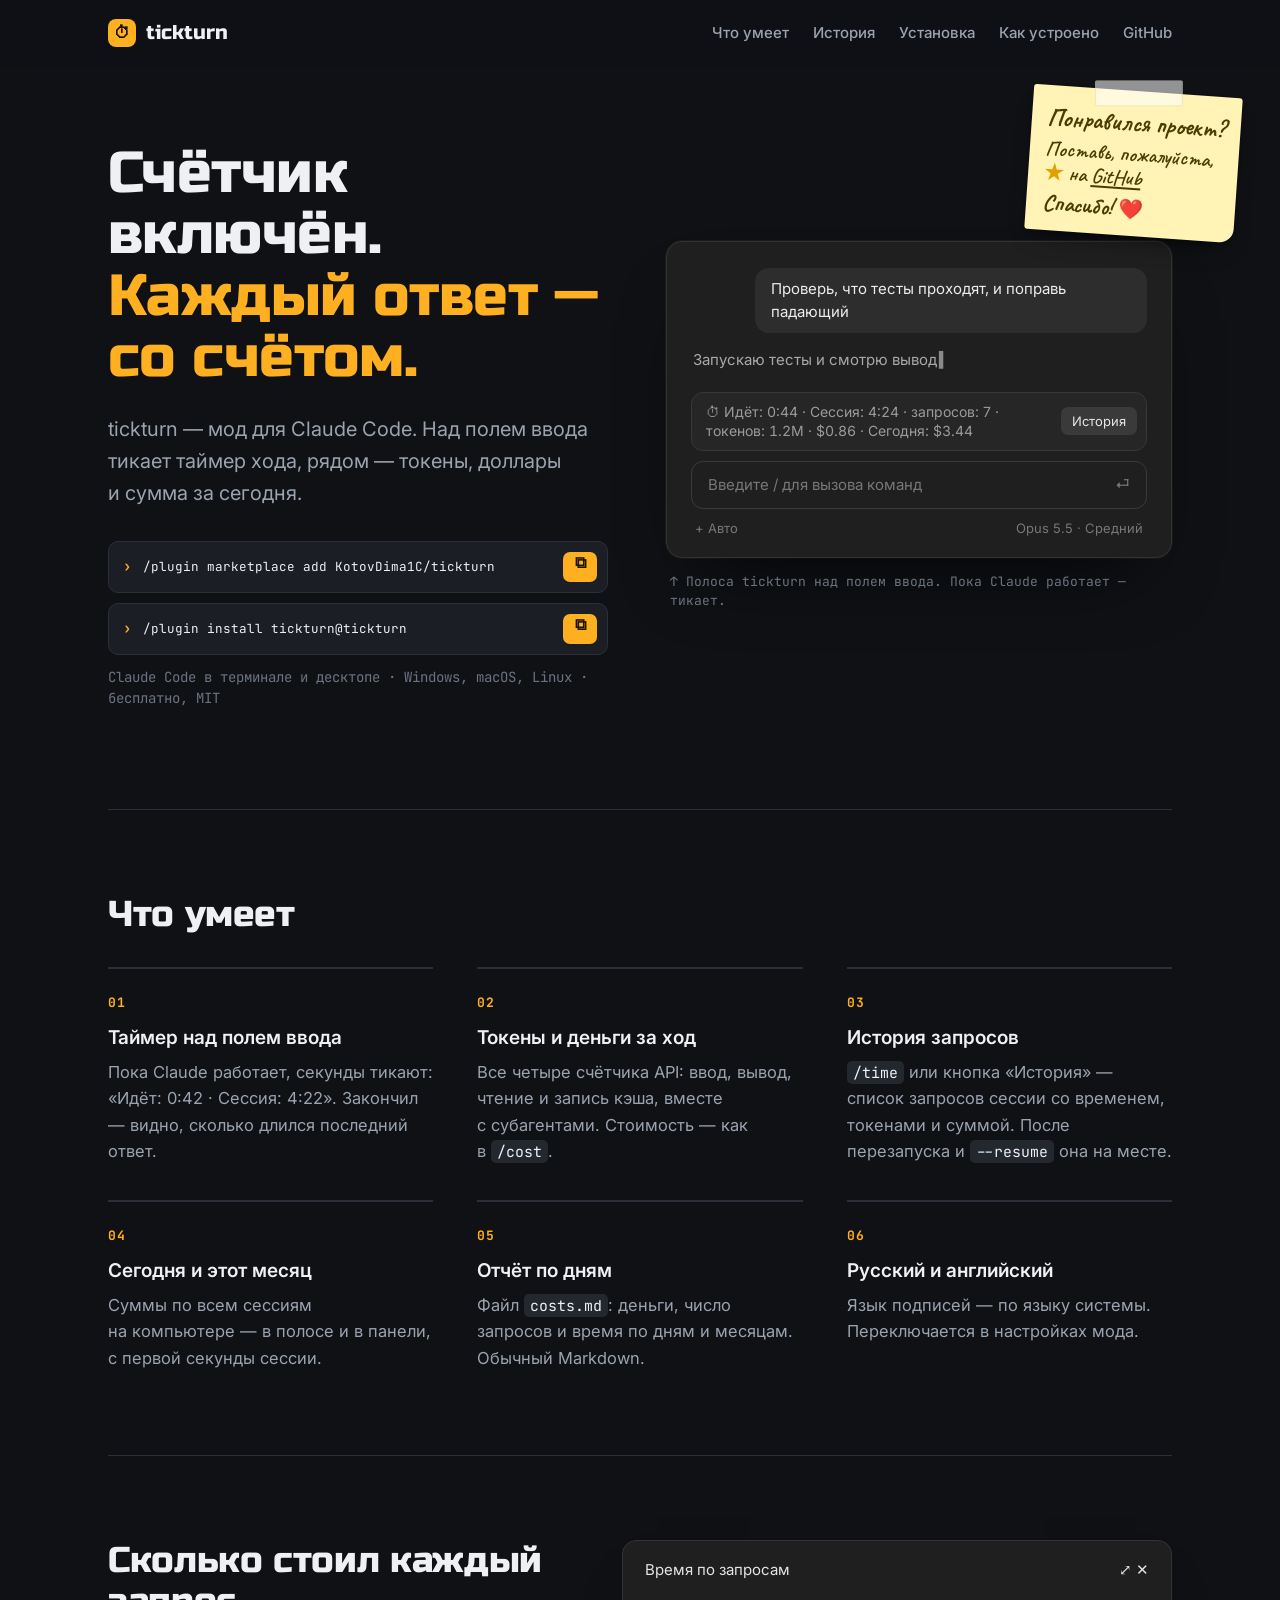
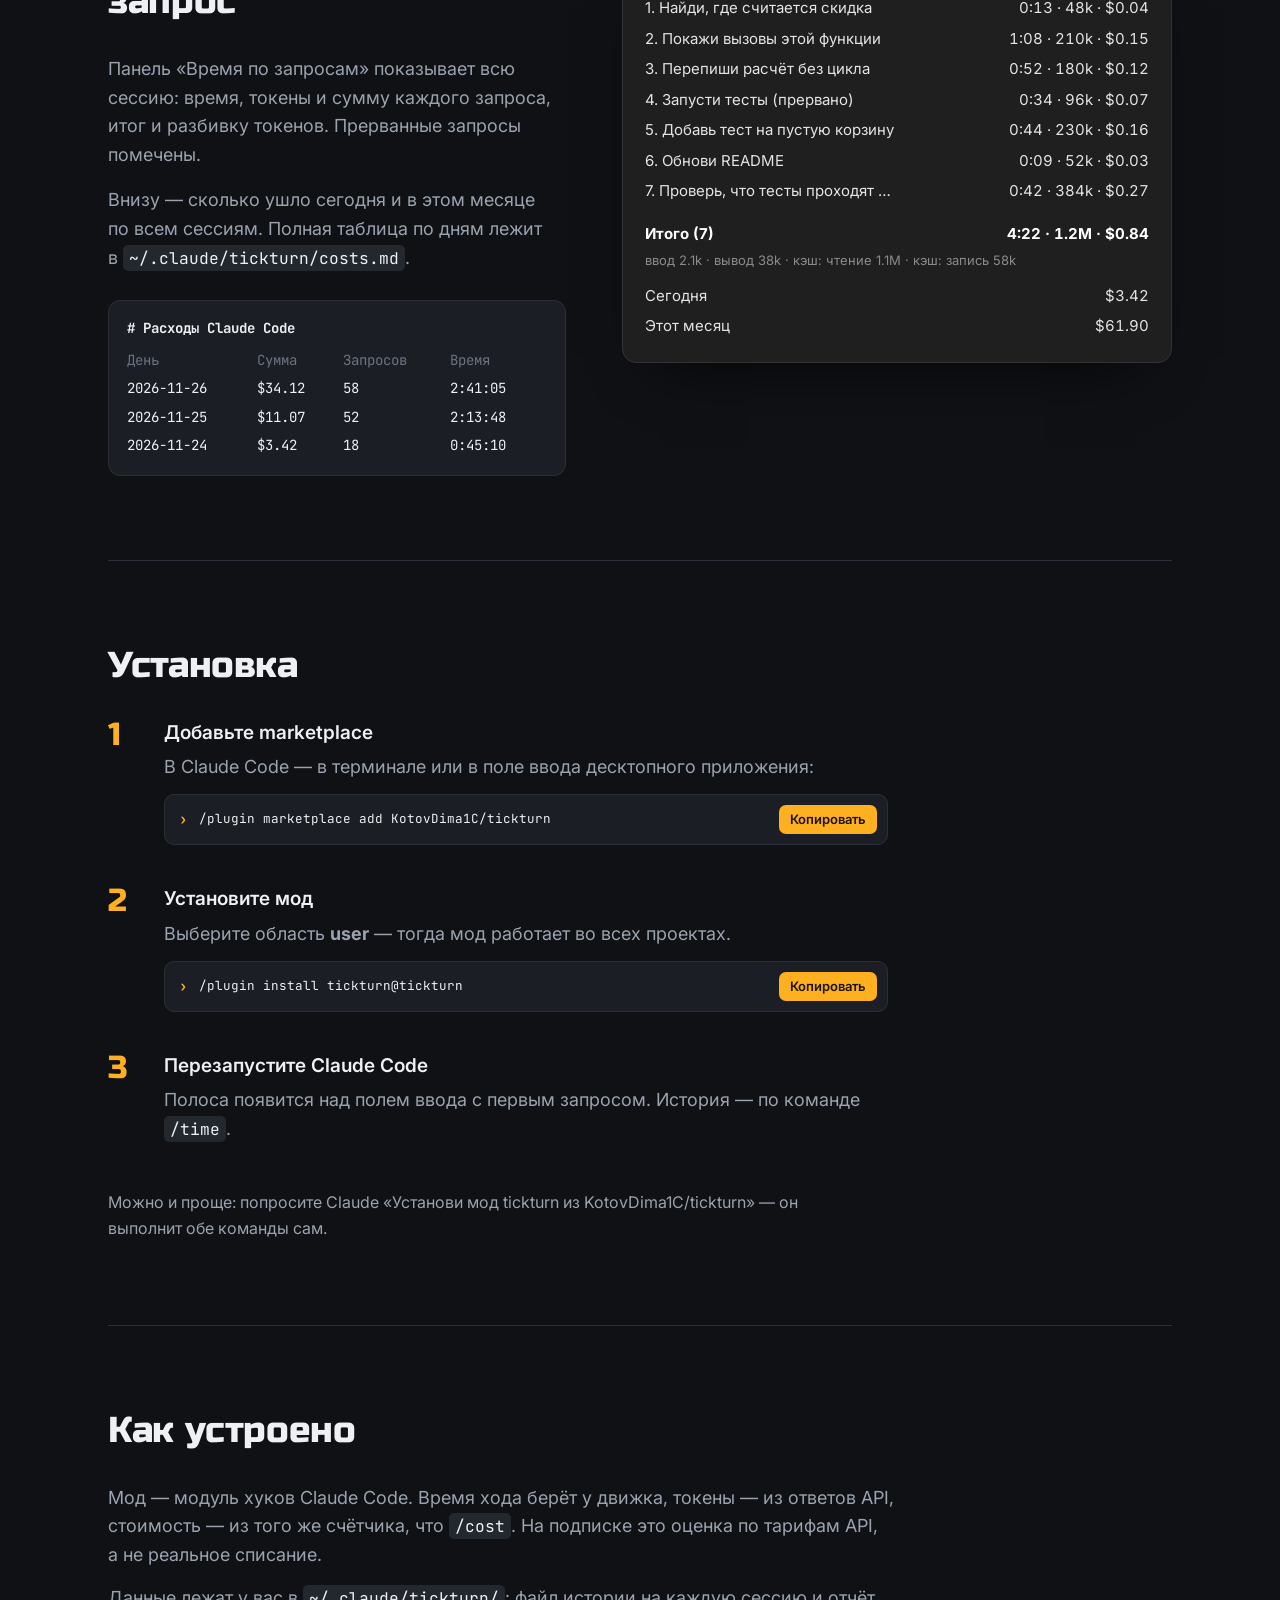
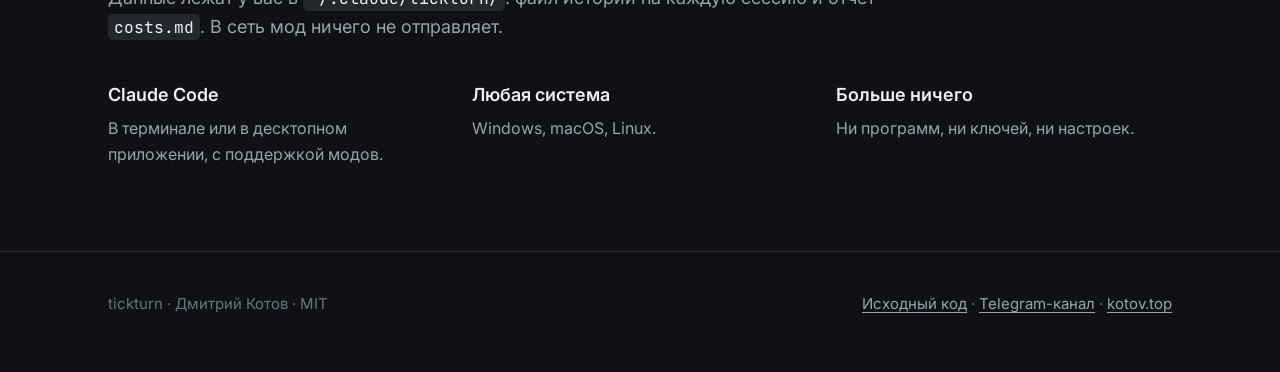
<file: docs/index.html>
<!doctype html>
<html lang="ru">
<head>
<meta charset="utf-8">
<meta name="viewport" content="width=device-width, initial-scale=1">
<title>tickturn — время и стоимость каждого запроса Claude Code</title>
<meta name="description" content="Мод для Claude Code: над полем ввода тикает таймер хода, рядом — токены, доллары и сумма за сегодня. История запросов и отчёт по дням. Бесплатно.">
<meta property="og:title" content="tickturn — счётчик для Claude Code">
<meta property="og:description" content="Над полем ввода тикает таймер хода, рядом — токены, доллары и сумма за сегодня. Бесплатно.">
<meta property="og:image" content="https://kotovdima1c.github.io/tickturn/og.png">
<meta property="og:image:width" content="1200">
<meta property="og:image:height" content="630">
<meta property="og:image:alt" content="tickturn: полоса над полем ввода Claude Code с таймером, токенами и стоимостью">
<meta property="og:url" content="https://kotovdima1c.github.io/tickturn/">
<meta property="og:site_name" content="tickturn">
<meta property="og:locale" content="ru_RU">
<meta property="og:type" content="website">
<meta name="twitter:card" content="summary_large_image">
<meta name="twitter:image" content="https://kotovdima1c.github.io/tickturn/og.png">
<link rel="icon" href="data:image/svg+xml,%3Csvg xmlns='http://www.w3.org/2000/svg' viewBox='0 0 32 32'%3E%3Crect width='32' height='32' rx='8' fill='%23ffb020'/%3E%3Ccircle cx='16' cy='18' r='8' fill='none' stroke='%230f1115' stroke-width='3'/%3E%3Cpath d='M16 18V13M13 6h6' stroke='%230f1115' stroke-width='3' stroke-linecap='round'/%3E%3C/svg%3E">
<link rel="preconnect" href="https://fonts.googleapis.com">
<link rel="preconnect" href="https://fonts.gstatic.com" crossorigin>
<link href="https://fonts.googleapis.com/css2?family=Russo+One&family=Inter:wght@400;500;600&family=JetBrains+Mono:wght@400;500;700&family=Caveat:wght@600;700&display=swap" rel="stylesheet">
<style>
  /* Палитра: ночной терминал #0f1115 и янтарь счётчика #ffb020. Метафора: таксометр — секунды тикают, сумма растёт.
     Шрифты: Russo One (приборный заголовок) + Inter + JetBrains Mono. Отличается от donedock (светлая сталь) и MD Viewer (ягодный градиент). */
  :root {
    --bg: #0f1115;
    --bg-alt: #14171d;
    --panel: #1b1e24;
    --panel-2: #23272e;
    --line: #2b3038;
    --ink: #eef0f3;
    --ink-soft: #9aa3af;
    --ink-dim: #6b7380;
    --accent: #ffb020;
    --accent-ink: #1a1203;

    --display: "Russo One", "Segoe UI", sans-serif;
    --body: "Inter", "Segoe UI", sans-serif;
    --mono: "JetBrains Mono", Consolas, monospace;
  }
  * { box-sizing: border-box; }
  html { -webkit-text-size-adjust: 100%; scroll-padding-top: 80px; }
  @media (prefers-reduced-motion: no-preference) { html { scroll-behavior: smooth; } }
  body {
    margin: 0; overflow-x: clip; color: var(--ink); font: 400 18px/1.6 var(--body);
    background: radial-gradient(900px 520px at 85% -10%, rgba(255, 176, 32, .10), transparent 70%), var(--bg);
  }
  a { color: var(--accent); text-underline-offset: 3px; }
  code { font: 400 .9em/1 var(--mono); color: var(--ink); background: var(--panel-2); padding: 2px 6px; border-radius: 5px; }
  :focus-visible { outline: 3px solid var(--accent); outline-offset: 3px; border-radius: 4px; }
  .wrap { max-width: 1120px; margin: 0 auto; padding: 0 28px; }
  h1, h2 { font-family: var(--display); font-weight: 400; letter-spacing: -0.01em; margin: 0; }
  h1 { font-size: clamp(36px, 4.6vw, 58px); line-height: 1.06; }
  h1 .dim { display: block; color: var(--accent); }
  h2 { font-size: clamp(26px, 3vw, 36px); line-height: 1.15; margin-bottom: 32px; }

  /* ---------- Шапка ---------- */
  .topbar {
    position: sticky; top: 0; z-index: 20;
    background: color-mix(in srgb, var(--bg) 86%, transparent);
    -webkit-backdrop-filter: blur(10px); backdrop-filter: blur(10px);
    border-bottom: 1px solid transparent; transition: border-color .2s ease;
  }
  .topbar.scrolled { border-bottom-color: var(--line); }
  .top { display: flex; align-items: center; justify-content: space-between; height: 66px; }
  .mark { display: flex; align-items: center; gap: 10px; font: 400 20px/1 var(--display); color: var(--ink); text-decoration: none; }
  .mark i { width: 28px; height: 28px; border-radius: 8px; background: var(--accent); display: grid; place-items: center; color: var(--accent-ink); font-style: normal; font: 700 16px/1 var(--mono); }
  .top nav { display: flex; gap: 24px; align-self: stretch; font-size: 15px; font-weight: 500; }
  .top nav a {
    display: flex; align-items: center; color: var(--ink-soft); text-decoration: none;
    border-bottom: 2px solid transparent; margin-bottom: -1px; transition: color .15s, border-color .15s;
  }
  .top nav a:hover { color: var(--ink); }
  .top nav a.active { color: var(--ink); border-bottom-color: var(--accent); }

  /* ---------- Первый экран ---------- */
  .hero { display: grid; grid-template-columns: minmax(0, 1fr) minmax(0, 1fr); gap: 52px; align-items: center; padding: 76px 0 100px; }
  .lede { font-size: 20px; color: var(--ink-soft); margin: 24px 0 32px; max-width: 30em; }
  .install-cta { max-width: 500px; }
  .install-cta small { display: block; margin-top: 12px; font: 400 14px/1.5 var(--mono); color: var(--ink-dim); }

  .cmd {
    display: flex; align-items: center; gap: 12px; background: var(--panel); color: var(--ink); border: 1px solid var(--line);
    font: 400 14px/1.5 var(--mono); padding: 10px 10px 10px 14px; border-radius: 10px; margin: 0 0 10px; overflow-x: auto;
  }
  .cmd::before { content: "›"; color: var(--accent); font-weight: 700; }
  .cmd code { flex: 1; white-space: pre; background: none; padding: 0; }
  .cmd button {
    flex: none; font: 600 13px/1 var(--body); color: var(--accent-ink); background: var(--accent);
    border: 0; border-radius: 7px; padding: 8px 11px; cursor: pointer;
  }
  .install-cta .cmd button { width: 34px; height: 30px; padding: 0; font-size: 0; display: grid; place-items: center; }
  .install-cta .cmd button::before { content: "⧉"; font: 700 16px/1 var(--mono); }
  .install-cta .cmd button.ok::before { content: "✓"; }
  .cmd button:hover { filter: brightness(1.08); }

  /* Герой: окно Claude Code с полосой tickturn над полем ввода */
  .shot-zone { position: relative; min-width: 0; }
  .app {
    background: #1f1f1f; border: 1px solid #333; border-radius: 16px; padding: 26px 24px 18px;
    box-shadow: 0 40px 80px -40px rgba(0, 0, 0, .9), 0 0 0 1px rgba(255, 176, 32, .06);
    font: 400 15px/1.5 var(--body); color: #d6d6d6;
  }
  .bubble { margin-left: auto; width: fit-content; max-width: 86%; background: #2d2d2d; border-radius: 14px; padding: 10px 16px; color: #ececec; }
  .reply { color: #a8a8a8; margin: 16px 2px 20px; }
  .reply::after { content: "▍"; color: #8a8a8a; margin-left: 2px; animation: blink 1s steps(1) infinite; }
  @keyframes blink { 50% { opacity: 0; } }
  .band {
    display: flex; align-items: center; gap: 12px; background: #262626; border: 1px solid #383838; border-radius: 12px;
    padding: 9px 9px 9px 14px; font: 400 14px/1.4 var(--body); color: #9b9b9b;
  }
  .band .text { flex: 1; min-width: 0; }
  /* Макеты мода — в его настоящих цветах: серый текст без акцентов, как в Claude Code */
  .band b { font-weight: 400; color: inherit; font-variant-numeric: tabular-nums; }
  .band .btn-hist { flex: none; background: #3a3a3a; border-radius: 7px; padding: 5px 11px; color: #e6e6e6; font-size: 13px; }
  .input { margin-top: 10px; border: 1px solid #3a3a3a; border-radius: 12px; padding: 12px 16px; color: #777; display: flex; justify-content: space-between; }
  .meta { display: flex; justify-content: space-between; color: #777; font-size: 13px; margin: 10px 4px 0; }
  .shot-caption { margin: 14px 4px 0; font: 400 13px/1.5 var(--mono); color: var(--ink-dim); }

  /* Фирменная записка — ссылка на репозиторий. Цвет и шрифт не меняем. */
  .sticker {
    position: absolute; top: -150px; right: -66px; z-index: 3; width: min-content;
    padding: 18px 16px 14px; text-decoration: none; color: #4a3d00;
    background: #fff3b5; border-radius: 3px 3px 14px 3px;
    box-shadow: 0 14px 26px -14px rgba(0, 0, 0, .7), 0 2px 4px rgba(0, 0, 0, .2);
    transform: rotate(4deg); transition: transform .25s ease, box-shadow .25s ease;
    font: 600 21px/1.15 "Caveat", "Segoe Print", cursive;
  }
  .sticker::before {
    content: ""; position: absolute; top: -11px; left: 50%; width: 86px; height: 24px; transform: translateX(-50%) rotate(-4deg);
    background: rgba(255, 255, 255, .55); border: 1px solid rgba(160, 140, 60, .18); border-radius: 2px;
  }
  .sticker:hover, .sticker:focus-visible { transform: rotate(0deg) translateY(-3px); }
  .sticker b { display: block; white-space: nowrap; font-size: 25px; font-weight: 700; margin-bottom: 4px; }
  .sticker .star { color: #e0a100; }
  .sticker .gh { text-decoration: underline; text-decoration-thickness: 1.5px; text-underline-offset: 3px; }
  .sticker .heart { font-family: "Segoe UI Emoji", "Apple Color Emoji", sans-serif; font-size: .85em; }
  .sticker .go { display: block; margin-top: 6px; font-size: 23px; font-weight: 700; }

  /* ---------- Разделы ---------- */
  section.part { padding: 84px 0; border-top: 1px solid var(--line); }
  .features { display: grid; grid-template-columns: repeat(3, minmax(0, 1fr)); gap: 36px 44px; list-style: none; margin: 0; padding: 0; }
  .features li { border-top: 2px solid var(--line); padding-top: 18px; }
  .features .n { font: 700 13px/1 var(--mono); color: var(--accent); letter-spacing: .08em; }
  .features h3 { font: 600 19px/1.3 var(--body); margin: 10px 0 8px; }
  .features p { margin: 0; color: var(--ink-soft); font-size: 16.5px; }

  /* Панель истории и отчёт */
  .split { display: grid; grid-template-columns: minmax(0, 5fr) minmax(0, 6fr); gap: 56px; align-items: start; }
  .split p { color: var(--ink-soft); margin: 0 0 16px; }
  .pane {
    background: #1f1f1f; border: 1px solid #333; border-radius: 14px; padding: 18px 22px 20px; color: #e4e4e4;
    font: 400 15px/1.5 var(--body); box-shadow: 0 30px 60px -36px rgba(0, 0, 0, .9);
  }
  .pane .title { color: #e4e4e4; margin-bottom: 12px; display: flex; justify-content: space-between; }
  .pane .row { display: flex; justify-content: space-between; gap: 14px; padding: 4px 0; }
  .pane .row span:first-child { min-width: 0; overflow: hidden; text-overflow: ellipsis; white-space: nowrap; }
  .pane .row span:last-child { flex: none; color: #e4e4e4; font-variant-numeric: tabular-nums; }
  .pane .mark-x { color: #9b9b9b; }
  .pane .total { margin-top: 12px; font-weight: 700; color: #fff; }
  .pane .total span:last-child { color: #fff; }
  .pane .split-t { color: #8a8a8a; font-size: 13px; margin-top: 2px; }
  .pane .day { margin-top: 10px; }

  .report {
    margin-top: 28px; background: var(--panel); border: 1px solid var(--line); border-radius: 12px; padding: 16px 18px; overflow-x: auto;
    font: 400 14px/1.6 var(--mono); color: var(--ink-soft);
  }
  .report .h { color: var(--ink); font-weight: 700; }
  .report table { border-collapse: collapse; width: 100%; margin-top: 6px; }
  .report th, .report td { text-align: left; padding: 3px 14px 3px 0; white-space: nowrap; }
  .report th { color: var(--ink-dim); font-weight: 400; }
  .report td { color: var(--ink); }

  .steps { counter-reset: step; list-style: none; margin: 0; padding: 0; display: grid; gap: 30px; max-width: 780px; }
  .steps > li { counter-increment: step; display: grid; grid-template-columns: 56px 1fr; }
  .steps > li::before { content: counter(step); font: 400 32px/1 var(--display); color: var(--accent); }
  .steps h3 { font: 600 19px/1.3 var(--body); margin: 2px 0 8px; }
  .steps p { margin: 0 0 12px; color: var(--ink-soft); }
  .note { color: var(--ink-soft); font-size: 16px; max-width: 46em; margin: 34px 0 0; }

  .needs { display: grid; grid-template-columns: repeat(3, minmax(0, 1fr)); gap: 28px; margin: 0; }
  .needs dt { font-weight: 600; margin-bottom: 6px; }
  .needs dd { margin: 0; color: var(--ink-soft); font-size: 16px; }
  .how p { color: var(--ink-soft); max-width: 46em; margin: 0 0 14px; }

  footer { padding: 40px 0 56px; border-top: 1px solid var(--line); font-size: 15px; color: var(--ink-dim); }
  footer .wrap { display: flex; flex-wrap: wrap; gap: 12px 32px; justify-content: space-between; }
  footer a { color: var(--ink-soft); }

  @media (max-width: 1240px) { .sticker { right: -14px; top: -112px; } }
  @media (max-width: 960px) {
    .hero, .split { grid-template-columns: minmax(0, 1fr); gap: 52px; }
    .hero { padding-top: 40px; }
    .features { grid-template-columns: repeat(2, minmax(0, 1fr)); }
    .sticker { right: 6px; }
  }
  @media (max-width: 640px) {
    body { font-size: 17px; }
    .wrap { padding: 0 18px; }
    .top nav a:not(.gh) { display: none; }
    .features, .needs { grid-template-columns: 1fr; }
    .steps > li { grid-template-columns: 40px 1fr; }
    .app { padding: 18px 14px 14px; }
    .band { flex-wrap: wrap; }
    .band .btn-hist { display: none; }
    .shot-zone { display: flex; flex-direction: column; }
    .sticker { order: 2; position: relative; top: auto; right: auto; bottom: auto; display: block; margin: -26px 6px 0 auto; transform: rotate(2deg); }
    .shot-caption { order: 3; max-width: none; }
    .cmd code { white-space: pre-wrap; word-break: break-all; }
  }
  @media (prefers-reduced-motion: reduce) { *, *::before, *::after { animation: none !important; transition: none !important; } }
</style>
</head>
<body>

<header class="topbar" id="topbar">
  <div class="wrap top">
    <a class="mark" href="#top"><i>⏱</i>tickturn</a>
    <nav aria-label="Разделы">
      <a href="#features">Что умеет</a>
      <a href="#history">История</a>
      <a href="#install">Установка</a>
      <a href="#how">Как устроено</a>
      <a class="gh" href="https://github.com/KotovDima1C/tickturn">GitHub</a>
    </nav>
  </div>
</header>

<main class="wrap" id="top">
  <section class="hero">
    <div>
      <h1>Счётчик включён.<span class="dim">Каждый ответ — со&nbsp;счётом.</span></h1>
      <p class="lede">tickturn — мод для Claude Code. Над полем ввода тикает таймер хода, рядом — токены, доллары и&nbsp;сумма за&nbsp;сегодня.</p>
      <div class="install-cta">
        <div class="cmd"><code>/plugin marketplace add KotovDima1C/tickturn</code><button type="button" data-copy aria-label="Копировать команду" title="Копировать">Копировать</button></div>
        <div class="cmd"><code>/plugin install tickturn@tickturn</code><button type="button" data-copy aria-label="Копировать команду" title="Копировать">Копировать</button></div>
        <small>Claude Code в&nbsp;терминале и&nbsp;десктопе · Windows, macOS, Linux · бесплатно, MIT</small>
      </div>
    </div>
    <div class="shot-zone">
      <a class="sticker" href="https://github.com/KotovDima1C/tickturn">
        <b>Понравился проект?</b>
        Поставь, пожалуйста, <span class="star">★</span> на <span class="gh">GitHub</span>
        <span class="go">Спасибо! <span class="heart">❤️</span></span>
      </a>
      <div class="app" role="img" aria-label="Окно Claude Code: над полем ввода полоса tickturn — идёт 0:42, сессия 4:22, 7 запросов, 1,2 млн токенов, 84 цента, сегодня 3,42 доллара">
        <div class="bubble">Проверь, что тесты проходят, и&nbsp;поправь падающий</div>
        <div class="reply">Запускаю тесты и&nbsp;смотрю вывод</div>
        <div class="band">
          <span class="text">⏱ Идёт: <b id="t-run">0:42</b> · Сессия: <b id="t-ses">4:22</b> · запросов: 7 · токенов: <b id="t-tok">1.2M</b> · <b id="t-usd">$0.84</b> · Сегодня: <b id="t-day">$3.42</b></span>
          <span class="btn-hist">История</span>
        </div>
        <div class="input"><span>Введите / для вызова команд</span><span>⏎</span></div>
        <div class="meta"><span>+ Авто</span><span>Opus 5.5 · Средний</span></div>
      </div>
      <p class="shot-caption">↑ Полоса tickturn над полем ввода. Пока Claude работает — тикает.</p>
    </div>
  </section>

  <section class="part" id="features">
    <h2>Что умеет</h2>
    <ul class="features">
      <li><span class="n">01</span><h3>Таймер над полем ввода</h3><p>Пока Claude работает, секунды тикают: «Идёт: 0:42 · Сессия: 4:22». Закончил — видно, сколько длился последний ответ.</p></li>
      <li><span class="n">02</span><h3>Токены и&nbsp;деньги за&nbsp;ход</h3><p>Все четыре счётчика API: ввод, вывод, чтение и&nbsp;запись кэша, вместе с&nbsp;субагентами. Стоимость — как в&nbsp;<code>/cost</code>.</p></li>
      <li><span class="n">03</span><h3>История запросов</h3><p><code>/time</code> или кнопка «История» — список запросов сессии со&nbsp;временем, токенами и&nbsp;суммой. После перезапуска и&nbsp;<code>--resume</code> она на&nbsp;месте.</p></li>
      <li><span class="n">04</span><h3>Сегодня и&nbsp;этот месяц</h3><p>Суммы по&nbsp;всем сессиям на&nbsp;компьютере — в&nbsp;полосе и&nbsp;в&nbsp;панели, с&nbsp;первой секунды сессии.</p></li>
      <li><span class="n">05</span><h3>Отчёт по&nbsp;дням</h3><p>Файл <code>costs.md</code>: деньги, число запросов и&nbsp;время по&nbsp;дням и&nbsp;месяцам. Обычный Markdown.</p></li>
      <li><span class="n">06</span><h3>Русский и&nbsp;английский</h3><p>Язык подписей — по&nbsp;языку системы. Переключается в&nbsp;настройках мода.</p></li>
    </ul>
  </section>

  <section class="part" id="history">
    <div class="split">
      <div>
        <h2>Сколько стоил каждый запрос</h2>
        <p>Панель «Время по&nbsp;запросам» показывает всю сессию: время, токены и&nbsp;сумму каждого запроса, итог и&nbsp;разбивку токенов. Прерванные запросы помечены.</p>
        <p>Внизу — сколько ушло сегодня и&nbsp;в&nbsp;этом месяце по&nbsp;всем сессиям. Полная таблица по&nbsp;дням лежит в&nbsp;<code>~/.claude/tickturn/costs.md</code>.</p>
        <div class="report" aria-label="Пример отчёта costs.md">
          <div class="h"># Расходы Claude Code</div>
          <table>
            <tr><th>День</th><th>Сумма</th><th>Запросов</th><th>Время</th></tr>
            <tr><td>2026-11-26</td><td>$34.12</td><td>58</td><td>2:41:05</td></tr>
            <tr><td>2026-11-25</td><td>$11.07</td><td>52</td><td>2:13:48</td></tr>
            <tr><td>2026-11-24</td><td>$3.42</td><td>18</td><td>0:45:10</td></tr>
          </table>
        </div>
      </div>
      <div class="pane" role="img" aria-label="Панель «Время по запросам»: семь запросов сессии, итог 4:22, 1,2 млн токенов, 84 цента, сегодня 3,42 доллара">
        <div class="title"><span>Время по&nbsp;запросам</span><span>⤢ ✕</span></div>
        <div class="row"><span>1. Найди, где считается скидка</span><span>0:13 · 48k · $0.04</span></div>
        <div class="row"><span>2. Покажи вызовы этой функции</span><span>1:08 · 210k · $0.15</span></div>
        <div class="row"><span>3. Перепиши расчёт без цикла</span><span>0:52 · 180k · $0.12</span></div>
        <div class="row"><span>4. Запусти тесты <span class="mark-x">(прервано)</span></span><span>0:34 · 96k · $0.07</span></div>
        <div class="row"><span>5. Добавь тест на пустую корзину</span><span>0:44 · 230k · $0.16</span></div>
        <div class="row"><span>6. Обнови README</span><span>0:09 · 52k · $0.03</span></div>
        <div class="row"><span>7. Проверь, что тесты проходят …</span><span>0:42 · 384k · $0.27</span></div>
        <div class="row total"><span>Итого (7)</span><span>4:22 · 1.2M · $0.84</span></div>
        <div class="split-t">ввод 2.1k · вывод 38k · кэш: чтение 1.1M · кэш: запись 58k</div>
        <div class="row day"><span>Сегодня</span><span>$3.42</span></div>
        <div class="row"><span>Этот месяц</span><span>$61.90</span></div>
      </div>
    </div>
  </section>

  <section class="part" id="install">
    <h2>Установка</h2>
    <ol class="steps">
      <li><div><h3>Добавьте marketplace</h3><p>В&nbsp;Claude Code — в&nbsp;терминале или в&nbsp;поле ввода десктопного приложения:</p>
        <div class="cmd"><code>/plugin marketplace add KotovDima1C/tickturn</code><button type="button" data-copy aria-label="Копировать команду" title="Копировать">Копировать</button></div>
      </div></li>
      <li><div><h3>Установите мод</h3><p>Выберите область <b>user</b> — тогда мод работает во&nbsp;всех проектах.</p>
        <div class="cmd"><code>/plugin install tickturn@tickturn</code><button type="button" data-copy aria-label="Копировать команду" title="Копировать">Копировать</button></div>
      </div></li>
      <li><div><h3>Перезапустите Claude Code</h3><p>Полоса появится над полем ввода с&nbsp;первым запросом. История — по&nbsp;команде <code>/time</code>.</p></div></li>
    </ol>
    <p class="note">Можно и&nbsp;проще: попросите Claude «Установи мод tickturn из&nbsp;KotovDima1C/tickturn» — он выполнит обе команды сам.</p>
  </section>

  <section class="part" id="how">
    <h2>Как устроено</h2>
    <div class="how">
      <p>Мод — модуль хуков Claude Code. Время хода берёт у&nbsp;движка, токены — из&nbsp;ответов API, стоимость — из&nbsp;того же счётчика, что <code>/cost</code>. На&nbsp;подписке это оценка по&nbsp;тарифам API, а&nbsp;не&nbsp;реальное списание.</p>
      <p>Данные лежат у&nbsp;вас в&nbsp;<code>~/.claude/tickturn/</code>: файл истории на&nbsp;каждую сессию и&nbsp;отчёт <code>costs.md</code>. В&nbsp;сеть мод ничего не&nbsp;отправляет.</p>
    </div>
    <dl class="needs" style="margin-top:40px">
      <div><dt>Claude Code</dt><dd>В&nbsp;терминале или в&nbsp;десктопном приложении, с&nbsp;поддержкой модов.</dd></div>
      <div><dt>Любая система</dt><dd>Windows, macOS, Linux.</dd></div>
      <div><dt>Больше ничего</dt><dd>Ни программ, ни ключей, ни настроек.</dd></div>
    </dl>
  </section>
</main>

<footer>
  <div class="wrap">
    <span>tickturn · Дмитрий Котов · MIT</span>
    <span><a href="https://github.com/KotovDima1C/tickturn">Исходный код</a> · <a href="https://t.me/top_1c">Telegram-канал</a> · <a href="https://kotov.top">kotov.top</a></span>
  </div>
</footer>

<script>
(() => {
  const topbar = document.getElementById("topbar");
  const links = [...topbar.querySelectorAll('nav a[href^="#"]')];
  const sections = links.map(a => document.querySelector(a.getAttribute("href")));
  let picked = null;
  links.forEach((a, i) => a.addEventListener("click", () => { picked = sections[i]; requestAnimationFrame(spy); }));
  for (const ev of ["wheel", "touchstart", "keydown", "mousedown"])
    addEventListener(ev, e => { if (!e.target.closest?.(".top nav")) picked = null; }, { passive: true });

  function spy() {
    topbar.classList.toggle("scrolled", scrollY > 4);
    let current = null;
    for (const sec of sections) if (sec.getBoundingClientRect().top <= 120) current = sec;
    if (innerHeight + scrollY >= document.documentElement.scrollHeight - 4) current = sections[sections.length - 1];
    if (picked) current = picked;
    links.forEach((a, i) => {
      const on = sections[i] === current;
      a.classList.toggle("active", on);
      if (on) a.setAttribute("aria-current", "true"); else a.removeAttribute("aria-current");
    });
  }
  addEventListener("scroll", spy, { passive: true });
  addEventListener("resize", spy);
  spy();

  document.querySelectorAll("[data-copy]").forEach(b => b.addEventListener("click", async () => {
    try { await navigator.clipboard.writeText(b.previousElementSibling.textContent); b.textContent = "Скопировано"; b.classList.add("ok"); }
    catch { b.textContent = "Не вышло"; }
    setTimeout(() => { b.textContent = "Копировать"; b.classList.remove("ok"); }, 1500);
  }));

  // Таксометр: секунды хода тикают, токены и сумма растут.
  if (matchMedia("(prefers-reduced-motion: reduce)").matches) return;
  const $ = id => document.getElementById(id);
  const fmt = s => `${Math.floor(s / 60)}:${String(s % 60).padStart(2, "0")}`;
  let run = 42, ses = 262, tok = 1.2e6, usd = 0.84, day = 3.42;
  setInterval(() => {
    run++; ses++;
    const step = 0.004 + Math.random() * 0.01;
    tok += 6000 + Math.random() * 14000; usd += step; day += step;
    $("t-run").textContent = fmt(run);
    $("t-ses").textContent = fmt(ses);
    $("t-tok").textContent = (tok / 1e6).toFixed(1) + "M";
    $("t-usd").textContent = "$" + usd.toFixed(2);
    $("t-day").textContent = "$" + day.toFixed(2);
    if (run >= 90) { run = 42; ses = 262; tok = 1.2e6; usd = 0.84; if (day > 9) day = 3.42; }
  }, 1000);
})();
</script>
</body>
</html>
</file>
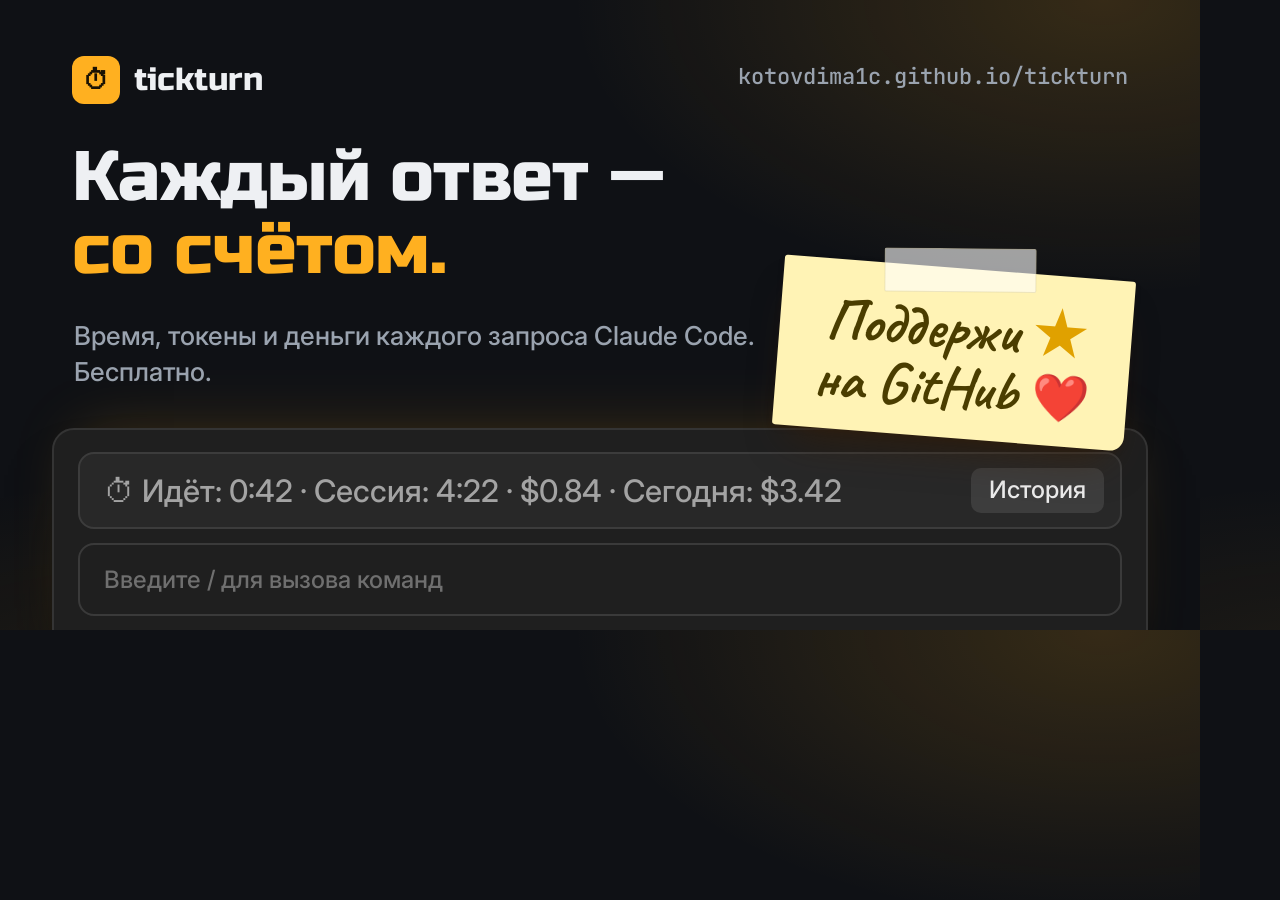
<file: tools/og/og.html>
<!doctype html>
<html lang="ru">
<head>
<meta charset="utf-8">
<!-- Баннер превью ссылки tickturn: 1200×630. Перерисовать: tools/og/render.ps1 → docs/og.png
     Правила — promo-playbook/playbook/02-banner.md. -->
<link href="https://fonts.googleapis.com/css2?family=Russo+One&family=Inter:wght@500;600&family=JetBrains+Mono:wght@500;700&family=Caveat:wght@700&display=block" rel="stylesheet">
<link href="sticker.css" rel="stylesheet">
<style>
  /* Палитра: ночной терминал #0f1115 и янтарь счётчика #ffb020. Метафора: таксометр — секунды тикают, сумма растёт.
     Композиция: заголовок сверху, полоса tickturn крупно снизу во всю ширину, стикер на её углу. */
  :root {
    --bg: #0f1115;
    --ink: #eef0f3;
    --ink-soft: #9aa3af;
    --accent: #ffb020;
    --accent-ink: #1a1203;

    --display: "Russo One", "Segoe UI", sans-serif;
    --body: "Inter", "Segoe UI", sans-serif;
    --mono: "JetBrains Mono", Consolas, monospace;

    --sticker-tilt: 4.5deg;
    --sticker-size: 58px;
  }
  * { box-sizing: border-box; }
  html, body { margin: 0; width: 1200px; height: 630px; overflow: hidden; }
  body {
    position: relative; color: var(--ink); font: 500 26px/1.4 var(--body);
    background:
      radial-gradient(760px 420px at 92% 0%, rgba(255, 176, 32, .16), transparent 70%),
      radial-gradient(600px 300px at 10% 110%, rgba(255, 176, 32, .07), transparent 70%),
      var(--bg);
  }

  .brand { position: absolute; left: 72px; top: 56px; display: flex; align-items: center; gap: 14px; font: 400 32px/1 var(--display); }
  .brand .logo {
    width: 48px; height: 48px; border-radius: 12px; display: grid; place-items: center;
    background: var(--accent); color: var(--accent-ink); font: 700 26px/1 var(--mono);
  }
  .url { position: absolute; right: 72px; top: 66px; font: 500 22px/1 var(--mono); color: var(--ink-soft); }

  h1 { position: absolute; left: 72px; top: 142px; width: 760px; margin: 0; font: 400 70px/1.04 var(--display); letter-spacing: -0.01em; }
  h1 .accent { color: var(--accent); }
  .sub { position: absolute; left: 74px; top: 318px; width: 700px; margin: 0; color: var(--ink-soft); }

  /* Герой: кусок окна Claude Code — полоса tickturn и поле ввода, уходит за нижний край */
  .app {
    position: absolute; left: 52px; right: 52px; top: 428px; height: 260px;
    background: #1f1f1f; border: 2px solid #343434; border-radius: 22px; padding: 22px 24px;
    box-shadow: 0 -20px 60px -30px rgba(255, 176, 32, .25), 0 40px 70px -30px rgba(0, 0, 0, .8);
  }
  .band {
    display: flex; align-items: center; gap: 18px; background: #282828; border: 2px solid #3c3c3c; border-radius: 16px;
    padding: 14px 16px 14px 24px; font: 500 31px/1.2 var(--body); color: #a3a3a3; white-space: nowrap;
  }
  .band .text { flex: 1; }
  .band b { font-weight: 500; color: inherit; }
  .band .hist { background: #3d3d3d; border-radius: 10px; padding: 8px 18px; color: #ececec; font-size: 24px; }
  .input { margin-top: 14px; border: 2px solid #3a3a3a; border-radius: 16px; padding: 18px 24px; color: #6f6f6f; font-size: 24px; }

  .sticker { right: 70px; top: 268px; }
</style>
</head>
<body>
  <div class="brand"><span class="logo">⏱</span>tickturn</div>
  <div class="url">kotovdima1c.github.io/tickturn</div>

  <h1>Каждый ответ —<br><span class="accent">со&nbsp;счётом.</span></h1>
  <p class="sub">Время, токены и&nbsp;деньги каждого запроса Claude&nbsp;Code. Бесплатно.</p>

  <div class="app">
    <div class="band">
      <span class="text">⏱ Идёт: <b>0:42</b> · Сессия: <b>4:22</b> · <b>$0.84</b> · Сегодня: <b>$3.42</b></span>
      <span class="hist">История</span>
    </div>
    <div class="input">Введите / для вызова команд</div>
  </div>

  <div class="sticker">Поддержи <span class="star">★</span><br>на GitHub <span class="heart">❤️</span></div>
</body>
</html>
</file>
<file: tools/og/sticker.css>
/* Фирменная записка «Поддержи ★ на GitHub ❤️» для баннера 1200×630.
   Общая для всех проектов: цвет, шрифт и скотч не меняем — только место и размер.
   Нужен шрифт Caveat 700 (Google Fonts).
   Разметка: <div class="sticker">Поддержи <span class="star">★</span><br>на GitHub <span class="heart">❤️</span></div>
   Место задаётся в og.html: top/right/bottom/left и --sticker-tilt. */
.sticker {
  position: absolute; z-index: 3;
  padding: 30px 38px 22px;
  color: #4a3d00; background: #fff3b5;
  border-radius: 3px 3px 14px 3px;              /* загнутый правый нижний угол */
  box-shadow: 0 26px 40px -18px rgba(60, 30, 0, .6), 0 3px 6px rgba(60, 30, 0, .14);
  transform: rotate(var(--sticker-tilt, 4deg));
  text-align: center;
  font: 700 var(--sticker-size, 60px)/1.02 "Caveat", "Segoe Print", cursive;
}
.sticker::before {                               /* полоска скотча */
  content: ""; position: absolute; top: -20px; left: 50%;
  width: 150px; height: 42px; transform: translateX(-50%) rotate(-4deg);
  background: rgba(255, 255, 255, .6); border: 1px solid rgba(160, 140, 60, .2); border-radius: 2px;
}
.sticker .star { color: #e0a100; }
.sticker .heart { font-family: "Segoe UI Emoji", sans-serif; font-size: .8em; }
</file>
